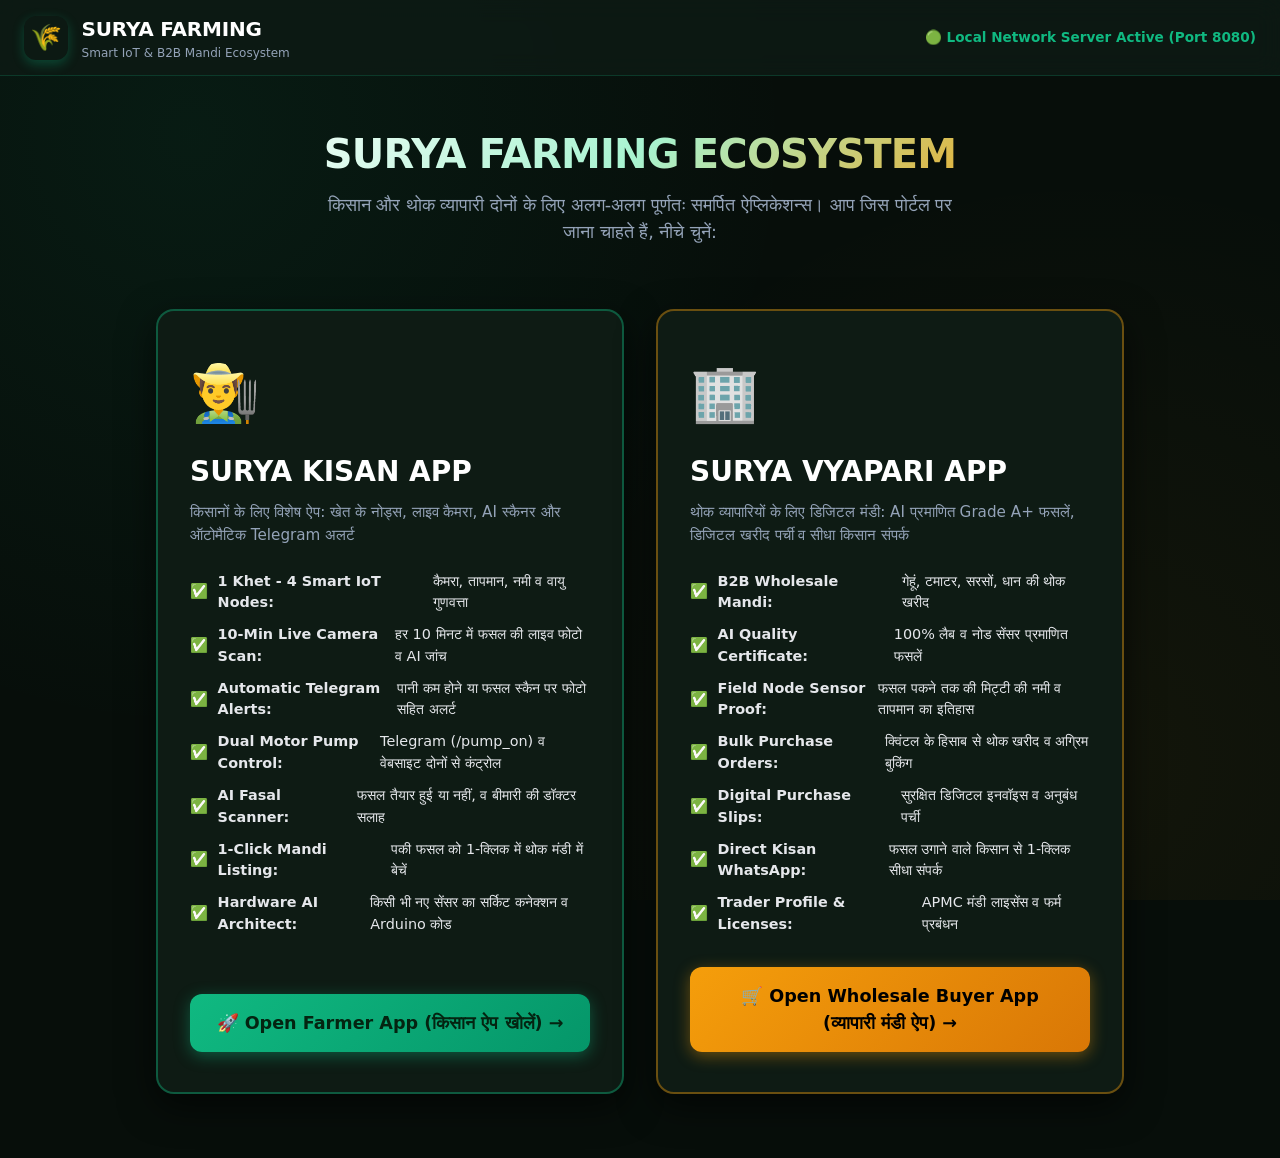
<file: index.html>
<!DOCTYPE html>
<html lang="hi">
<head>
  <meta charset="UTF-8">
  <meta name="viewport" content="width=device-width, initial-scale=1.0, maximum-scale=1.0, user-scalable=no">
  <title>SURYA FARMING (सूर्य फार्मिंग) - Smart Agricultural Ecosystem</title>
  <meta name="description" content="किसान और थोक व्यापारियों के लिए अलग-अलग स्मार्ट ऐप्स">
  <link rel="stylesheet" href="css/styles.css">
  <link rel="manifest" href="manifest.json">
  <link rel="icon" type="image/png" href="icons/portal-192.png">
  <link rel="apple-touch-icon" href="icons/portal-192.png">
  <meta name="theme-color" content="#10b981">
  <meta name="mobile-web-app-capable" content="yes">
  <meta name="apple-mobile-web-app-capable" content="yes">
  <style>
    .portal-hero {
      text-align: center;
      padding: 3rem 1rem 2rem 1rem;
      max-width: 900px;
      margin: 0 auto;
    }
    .portal-hero h1 {
      font-size: 2.5rem;
      font-weight: 900;
      letter-spacing: -0.02em;
      background: linear-gradient(135deg, #ffffff, #a7f3d0, #f59e0b);
      -webkit-background-clip: text;
      -webkit-text-fill-color: transparent;
      margin-bottom: 0.5rem;
    }
    .portal-hero p {
      font-size: 1.1rem;
      color: var(--text-secondary);
      max-width: 650px;
      margin: 0 auto 2rem auto;
    }
    .portal-apps-grid {
      display: grid;
      grid-template-columns: repeat(auto-fit, minmax(360px, 1fr));
      gap: 2rem;
      max-width: 1000px;
      margin: 0 auto;
      padding: 0 1rem 4rem 1rem;
    }
    .portal-app-card {
      background: var(--bg-surface);
      border-radius: var(--radius-lg);
      padding: 2.5rem 2rem;
      display: flex;
      flex-direction: column;
      position: relative;
      overflow: hidden;
      box-shadow: var(--shadow-lg);
      transition: transform 0.3s ease, border-color 0.3s ease, box-shadow 0.3s ease;
    }
    .card-farmer {
      border: 2px solid rgba(16, 185, 129, 0.4);
    }
    .card-farmer:hover {
      transform: translateY(-6px);
      border-color: var(--accent-emerald);
      box-shadow: 0 12px 36px rgba(16, 185, 129, 0.3);
    }
    .card-buyer {
      border: 2px solid rgba(245, 158, 11, 0.4);
    }
    .card-buyer:hover {
      transform: translateY(-6px);
      border-color: var(--accent-gold);
      box-shadow: 0 12px 36px rgba(245, 158, 11, 0.3);
    }
    .portal-icon {
      font-size: 3.5rem;
      margin-bottom: 1rem;
    }
    .portal-title {
      font-size: 1.75rem;
      font-weight: 900;
      color: #ffffff;
      margin-bottom: 0.5rem;
    }
    .portal-tagline {
      font-size: 0.95rem;
      color: var(--text-secondary);
      margin-bottom: 1.5rem;
      line-height: 1.5;
    }
    .portal-feature-list {
      list-style: none;
      margin-bottom: 2rem;
      display: flex;
      flex-direction: column;
      gap: 0.65rem;
      font-size: 0.9rem;
      color: #e5e7eb;
    }
    .portal-feature-list li {
      display: flex;
      align-items: center;
      gap: 0.6rem;
    }
    .btn-portal-launch {
      margin-top: auto;
      display: block;
      text-align: center;
      padding: 1rem 1.5rem;
      border-radius: var(--radius-md);
      font-size: 1.1rem;
      font-weight: 800;
      text-decoration: none;
      transition: all 0.2s;
    }
    .btn-farmer-launch {
      background: linear-gradient(135deg, #10b981, #059669);
      color: #042411;
      box-shadow: 0 4px 16px rgba(16, 185, 129, 0.4);
    }
    .btn-farmer-launch:hover {
      background: #34d399;
      transform: scale(1.02);
    }
    .btn-buyer-launch {
      background: linear-gradient(135deg, #f59e0b, #d97706);
      color: #000000;
      box-shadow: 0 4px 16px rgba(245, 158, 11, 0.4);
    }
    .btn-buyer-launch:hover {
      background: #fbbf24;
      transform: scale(1.02);
    }
  </style>
</head>
<body>

  <!-- Top Simple Bar -->
  <header class="app-header">
    <div class="brand-group">
      <div class="brand-logo-icon">🌾</div>
      <div class="brand-text">
        <h1>SURYA FARMING</h1>
        <div class="brand-subtitle">Smart IoT & B2B Mandi Ecosystem</div>
      </div>
    </div>
    <div style="font-size: 0.85rem; color: var(--accent-emerald); font-weight: 700;">
      🟢 Local Network Server Active (Port 8080)
    </div>
  </header>

  <!-- Hero Launchpad -->
  <div class="portal-hero">
    <h1>SURYA FARMING ECOSYSTEM</h1>
    <p>किसान और थोक व्यापारी दोनों के लिए अलग-अलग पूर्णतः समर्पित ऐप्लिकेशन्स। आप जिस पोर्टल पर जाना चाहते हैं, नीचे चुनें:</p>
  </div>

  <!-- Apps Grid -->
  <div class="portal-apps-grid">

    <!-- 1. FARMER APP -->
    <div class="portal-app-card card-farmer">
      <div class="portal-icon">👨‍🌾</div>
      <h2 class="portal-title">SURYA KISAN APP</h2>
      <div class="portal-tagline">
        किसानों के लिए विशेष ऐप: खेत के नोड्स, लाइव कैमरा, AI स्कैनर और ऑटोमैटिक Telegram अलर्ट
      </div>

      <ul class="portal-feature-list">
        <li>✅ <strong>1 Khet - 4 Smart IoT Nodes:</strong> कैमरा, तापमान, नमी व वायु गुणवत्ता</li>
        <li>✅ <strong>10-Min Live Camera Scan:</strong> हर 10 मिनट में फसल की लाइव फोटो व AI जांच</li>
        <li>✅ <strong>Automatic Telegram Alerts:</strong> पानी कम होने या फसल स्कैन पर फोटो सहित अलर्ट</li>
        <li>✅ <strong>Dual Motor Pump Control:</strong> Telegram (/pump_on) व वेबसाइट दोनों से कंट्रोल</li>
        <li>✅ <strong>AI Fasal Scanner:</strong> फसल तैयार हुई या नहीं, व बीमारी की डॉक्टर सलाह</li>
        <li>✅ <strong>1-Click Mandi Listing:</strong> पकी फसल को 1-क्लिक में थोक मंडी में बेचें</li>
        <li>✅ <strong>Hardware AI Architect:</strong> किसी भी नए सेंसर का सर्किट कनेक्शन व Arduino कोड</li>
      </ul>

      <a href="farmer.html" class="btn-portal-launch btn-farmer-launch">
        🚀 Open Farmer App (किसान ऐप खोलें) →
      </a>
    </div>

    <!-- 2. WHOLESALE BUYER APP -->
    <div class="portal-app-card card-buyer">
      <div class="portal-icon">🏢</div>
      <h2 class="portal-title">SURYA VYAPARI APP</h2>
      <div class="portal-tagline">
        थोक व्यापारियों के लिए डिजिटल मंडी: AI प्रमाणित Grade A+ फसलें, डिजिटल खरीद पर्ची व सीधा किसान संपर्क
      </div>

      <ul class="portal-feature-list">
        <li>✅ <strong>B2B Wholesale Mandi:</strong> गेहूं, टमाटर, सरसों, धान की थोक खरीद</li>
        <li>✅ <strong>AI Quality Certificate:</strong> 100% लैब व नोड सेंसर प्रमाणित फसलें</li>
        <li>✅ <strong>Field Node Sensor Proof:</strong> फसल पकने तक की मिट्टी की नमी व तापमान का इतिहास</li>
        <li>✅ <strong>Bulk Purchase Orders:</strong> क्विंटल के हिसाब से थोक खरीद व अग्रिम बुकिंग</li>
        <li>✅ <strong>Digital Purchase Slips:</strong> सुरक्षित डिजिटल इनवॉइस व अनुबंध पर्ची</li>
        <li>✅ <strong>Direct Kisan WhatsApp:</strong> फसल उगाने वाले किसान से 1-क्लिक सीधा संपर्क</li>
        <li>✅ <strong>Trader Profile & Licenses:</strong> APMC मंडी लाइसेंस व फर्म प्रबंधन</li>
      </ul>

      <a href="buyer.html" class="btn-portal-launch btn-buyer-launch">
        🛒 Open Wholesale Buyer App (व्यापारी मंडी ऐप) →
      </a>
    </div>

  </div>

  <script src="js/pwaInstaller.js"></script>
</body>
</html>
</file>
<file: css/styles.css>
:root {
  --bg-dark: #070e0a;
  --bg-surface: #0e1b14;
  --bg-surface-elevated: #15271d;
  --border-subtle: rgba(16, 185, 129, 0.2);
  --border-glow: rgba(16, 185, 129, 0.4);
  --accent-emerald: #10b981;
  --accent-emerald-dark: #059669;
  --accent-gold: #f59e0b;
  --accent-gold-dark: #d97706;
  --accent-cyan: #06b6d4;
  --accent-danger: #ef4444;
  --text-primary: #f8fafc;
  --text-secondary: #94a3b8;
  --text-muted: #64748b;
  --radius-sm: 6px;
  --radius-md: 12px;
  --radius-lg: 18px;
  --radius-full: 9999px;
  --shadow-sm: 0 2px 8px rgba(0, 0, 0, 0.3);
  --shadow-md: 0 6px 18px rgba(0, 0, 0, 0.45);
  --shadow-lg: 0 12px 36px rgba(0, 0, 0, 0.6);
  --font-family: 'Segoe UI', system-ui, -apple-system, sans-serif;
}

* {
  margin: 0;
  padding: 0;
  box-sizing: border-box;
}

body {
  background-color: var(--bg-dark);
  color: var(--text-primary);
  font-family: var(--font-family);
  min-height: 100vh;
  line-height: 1.5;
  background-image: 
    radial-gradient(circle at 15% 15%, rgba(16, 185, 129, 0.08) 0%, transparent 45%),
    radial-gradient(circle at 85% 85%, rgba(245, 158, 11, 0.05) 0%, transparent 45%);
  background-attachment: fixed;
}

/* Header */
.app-header {
  background: rgba(14, 27, 20, 0.85);
  backdrop-filter: blur(12px);
  border-bottom: 1px solid var(--border-subtle);
  padding: 0.85rem 1.5rem;
  display: flex;
  align-items: center;
  justify-content: space-between;
  position: sticky;
  top: 0;
  z-index: 100;
  gap: 1rem;
}

.brand-group {
  display: flex;
  align-items: center;
  gap: 0.85rem;
}

.brand-logo-icon {
  width: 44px;
  height: 44px;
  border-radius: var(--radius-md);
  display: flex;
  align-items: center;
  justify-content: center;
  font-size: 1.6rem;
  box-shadow: 0 4px 12px rgba(16, 185, 129, 0.3);
}

.brand-text h1 {
  font-size: 1.25rem;
  font-weight: 900;
  letter-spacing: -0.01em;
  color: #ffffff;
}

.brand-subtitle {
  font-size: 0.75rem;
  color: var(--text-secondary);
}

.header-center {
  display: flex;
  align-items: center;
}

.role-badge-pill {
  padding: 0.35rem 0.9rem;
  border-radius: var(--radius-full);
  font-size: 0.82rem;
  font-weight: 700;
}

.pill-farmer {
  background: rgba(16, 185, 129, 0.15);
  border: 1px solid var(--accent-emerald);
  color: #34d399;
}

.pill-trader {
  background: rgba(245, 158, 11, 0.15);
  border: 1px solid var(--accent-gold);
  color: #fbbf24;
}

.header-actions {
  display: flex;
  align-items: center;
  gap: 0.75rem;
}

.btn-icon-header {
  background: var(--bg-surface-elevated);
  border: 1px solid var(--border-subtle);
  color: #ffffff;
  width: 40px;
  height: 40px;
  border-radius: var(--radius-md);
  display: flex;
  align-items: center;
  justify-content: center;
  font-size: 1.2rem;
  cursor: pointer;
  position: relative;
  transition: all 0.2s;
}

.btn-icon-header:hover {
  border-color: var(--accent-emerald);
  transform: translateY(-2px);
}

.badge-counter {
  position: absolute;
  top: -4px;
  right: -4px;
  background: var(--accent-danger);
  color: #ffffff;
  font-size: 0.7rem;
  font-weight: 800;
  padding: 0.15rem 0.4rem;
  border-radius: 999px;
}

/* Nav Tabs Bar */
.nav-tabs-bar {
  background: var(--bg-surface);
  border-bottom: 1px solid var(--border-subtle);
  display: flex;
  gap: 0.5rem;
  padding: 0.5rem 1.5rem;
  overflow-x: auto;
  scrollbar-width: none;
}

.nav-tabs-bar::-webkit-scrollbar {
  display: none;
}

.nav-tab-btn {
  background: transparent;
  border: none;
  color: var(--text-secondary);
  font-weight: 700;
  font-size: 0.9rem;
  padding: 0.65rem 1.1rem;
  border-radius: var(--radius-md);
  cursor: pointer;
  display: flex;
  align-items: center;
  gap: 0.5rem;
  white-space: nowrap;
  transition: all 0.2s;
}

.nav-tab-btn:hover {
  color: #ffffff;
  background: rgba(255, 255, 255, 0.05);
}

.nav-tab-btn.active {
  background: rgba(16, 185, 129, 0.18);
  color: #34d399;
  border: 1px solid var(--accent-emerald);
}

.role-trader .nav-tab-btn.active {
  background: rgba(245, 158, 11, 0.18);
  color: #fbbf24;
  border: 1px solid var(--accent-gold);
}

/* Main Content */
.app-main-content {
  max-width: 1280px;
  margin: 0 auto;
  padding: 1.75rem 1.5rem 4rem 1.5rem;
}

.app-section {
  display: none;
}

.app-section.active-section {
  display: block;
  animation: fadeIn 0.25s ease-in-out;
}

@keyframes fadeIn {
  from { opacity: 0; transform: translateY(6px); }
  to { opacity: 1; transform: translateY(0); }
}

.section-hero {
  display: flex;
  justify-content: space-between;
  align-items: center;
  flex-wrap: wrap;
  gap: 1rem;
  margin-bottom: 1.5rem;
}

.section-hero-title h2 {
  font-size: 1.6rem;
  font-weight: 900;
  color: #ffffff;
  margin-bottom: 0.25rem;
}

.section-hero-title p {
  color: var(--text-secondary);
  font-size: 0.9rem;
}

/* Buttons */
.btn-primary-scan, .btn-list-mandi, .btn-submit-modal {
  background: linear-gradient(135deg, var(--accent-emerald), var(--accent-emerald-dark));
  color: #042411;
  font-weight: 800;
  border: none;
  padding: 0.65rem 1.25rem;
  border-radius: var(--radius-md);
  cursor: pointer;
  display: inline-flex;
  align-items: center;
  justify-content: center;
  gap: 0.5rem;
  font-size: 0.95rem;
  box-shadow: 0 4px 14px rgba(16, 185, 129, 0.3);
  transition: all 0.2s;
  text-decoration: none;
}

.btn-primary-scan:hover, .btn-list-mandi:hover, .btn-submit-modal:hover {
  transform: translateY(-2px);
  box-shadow: 0 6px 18px rgba(16, 185, 129, 0.45);
}

.btn-secondary-upload {
  background: var(--bg-surface-elevated);
  border: 1px solid var(--border-subtle);
  color: #ffffff;
  font-weight: 700;
  padding: 0.65rem 1.25rem;
  border-radius: var(--radius-md);
  cursor: pointer;
  display: inline-flex;
  align-items: center;
  justify-content: center;
  gap: 0.5rem;
  font-size: 0.95rem;
  transition: all 0.2s;
  text-decoration: none;
}

.btn-secondary-upload:hover {
  border-color: var(--accent-emerald);
  transform: translateY(-2px);
}

.btn-scan-again {
  background: transparent;
  border: 1px solid var(--border-subtle);
  color: var(--text-secondary);
  padding: 0.6rem 1.1rem;
  border-radius: var(--radius-md);
  cursor: pointer;
  font-weight: 700;
  transition: all 0.2s;
}

.btn-scan-again:hover {
  color: #ffffff;
  border-color: #ffffff;
}

/* Node Cards Grid */
.nodes-grid {
  display: grid;
  grid-template-columns: repeat(auto-fit, minmax(290px, 1fr));
  gap: 1.25rem;
}

.node-card {
  background: var(--bg-surface);
  border: 1px solid var(--border-subtle);
  border-radius: var(--radius-lg);
  padding: 1.25rem;
  display: flex;
  flex-direction: column;
  transition: all 0.3s;
  position: relative;
  overflow: hidden;
}

.node-card:hover {
  border-color: var(--accent-emerald);
  box-shadow: 0 8px 24px rgba(16, 185, 129, 0.2);
  transform: translateY(-3px);
}

.node-card-header {
  display: flex;
  align-items: center;
  justify-content: space-between;
  margin-bottom: 0.75rem;
}

.node-title-group {
  display: flex;
  align-items: center;
  gap: 0.6rem;
}

.node-icon {
  font-size: 1.5rem;
}

.node-name {
  font-weight: 800;
  font-size: 1rem;
  color: #ffffff;
}

.node-board-pill {
  font-size: 0.7rem;
  color: var(--accent-cyan);
  background: rgba(6, 182, 212, 0.1);
  padding: 0.15rem 0.45rem;
  border-radius: 999px;
  border: 1px solid rgba(6, 182, 212, 0.2);
}

.node-metric-box {
  background: var(--bg-surface-elevated);
  border-radius: var(--radius-md);
  padding: 1rem;
  margin: 0.75rem 0;
  border: 1px solid rgba(255, 255, 255, 0.05);
}

.node-metric-label {
  font-size: 0.75rem;
  color: var(--text-secondary);
  margin-bottom: 0.25rem;
}

.node-metric-val {
  font-size: 1.75rem;
  font-weight: 900;
  color: #ffffff;
}

.node-meta-row {
  display: flex;
  justify-content: space-between;
  font-size: 0.78rem;
  color: var(--text-muted);
  margin-top: auto;
  padding-top: 0.75rem;
  border-top: 1px solid rgba(255, 255, 255, 0.05);
}

.btn-pump {
  border: none;
  font-weight: 800;
  font-size: 0.85rem;
  padding: 0.5rem 1rem;
  border-radius: var(--radius-md);
  cursor: pointer;
  display: flex;
  align-items: center;
  gap: 0.4rem;
  transition: all 0.2s;
}

.btn-pump-on {
  background: #10b981;
  color: #042411;
  box-shadow: 0 0 16px rgba(16, 185, 129, 0.5);
}

.btn-pump-off {
  background: rgba(239, 68, 68, 0.2);
  border: 1px solid var(--accent-danger);
  color: #fca5a5;
}

/* AI Scanner UI */
.scanner-container-card {
  background: var(--bg-surface);
  border: 1px solid var(--border-subtle);
  border-radius: var(--radius-lg);
  padding: 1.5rem;
}

.scanner-viewport-wrapper {
  position: relative;
  width: 100%;
  max-width: 600px;
  height: 380px;
  margin: 0 auto 1.5rem auto;
  border-radius: var(--radius-lg);
  overflow: hidden;
  background: #020704;
  border: 2px dashed rgba(16, 185, 129, 0.4);
  display: flex;
  align-items: center;
  justify-content: center;
}

#camera-viewfinder {
  width: 100%;
  height: 100%;
  object-fit: cover;
  display: none;
}

#scanned-preview-container {
  width: 100%;
  height: 100%;
  display: none;
}

#scanned-preview-img {
  width: 100%;
  height: 100%;
  object-fit: cover;
}

.camera-placeholder-content {
  text-align: center;
  padding: 2rem;
  max-width: 420px;
}

.placeholder-icon {
  font-size: 3.5rem;
  margin-bottom: 0.75rem;
}

.placeholder-title {
  font-size: 1.25rem;
  font-weight: 800;
  color: #ffffff;
  margin-bottom: 0.5rem;
}

.placeholder-desc {
  font-size: 0.85rem;
  color: var(--text-secondary);
  margin-bottom: 1.25rem;
}

/* HUD Overlay */
.scanner-hud-overlay {
  position: absolute;
  inset: 0;
  pointer-events: none;
  display: none;
}

.reticle-box {
  position: absolute;
  inset: 15%;
  border: 1px dashed rgba(16, 185, 129, 0.3);
}

.reticle-corner {
  position: absolute;
  width: 24px;
  height: 24px;
  border-color: var(--accent-emerald);
}

.top-left { top: -2px; left: -2px; border-top: 3px solid var(--accent-emerald); border-left: 3px solid var(--accent-emerald); }
.top-right { top: -2px; right: -2px; border-top: 3px solid var(--accent-emerald); border-right: 3px solid var(--accent-emerald); }
.bottom-left { bottom: -2px; left: -2px; border-bottom: 3px solid var(--accent-emerald); border-left: 3px solid var(--accent-emerald); }
.bottom-right { bottom: -2px; right: -2px; border-bottom: 3px solid var(--accent-emerald); border-right: 3px solid var(--accent-emerald); }

.laser-scanner-line {
  position: absolute;
  left: 0;
  right: 0;
  height: 2px;
  background: linear-gradient(90deg, transparent, #10b981, transparent);
  box-shadow: 0 0 12px #10b981;
  animation: scanMove 2.5s infinite linear;
}

@keyframes scanMove {
  0% { top: 0%; }
  50% { top: 100%; }
  100% { top: 0%; }
}

.scanner-actions-bar {
  display: flex;
  justify-content: center;
  gap: 1rem;
  margin-bottom: 1.5rem;
}

/* Presets Grid */
.presets-section {
  margin-top: 1.5rem;
}

.presets-heading {
  font-size: 0.9rem;
  font-weight: 700;
  color: var(--accent-gold);
  margin-bottom: 0.75rem;
}

.presets-grid {
  display: grid;
  grid-template-columns: repeat(auto-fit, minmax(170px, 1fr));
  gap: 0.75rem;
}

.preset-card-btn {
  background: var(--bg-surface-elevated);
  border: 1px solid var(--border-subtle);
  border-radius: var(--radius-md);
  padding: 0.75rem;
  text-align: left;
  cursor: pointer;
  transition: all 0.2s;
  color: #ffffff;
}

.preset-card-btn:hover {
  border-color: var(--accent-emerald);
  transform: translateY(-2px);
}

/* AI Neural Scan Overlay */
#ai-scanning-overlay {
  display: none;
  background: rgba(7, 14, 10, 0.9);
  border: 1px solid var(--accent-emerald);
  border-radius: var(--radius-md);
  padding: 1.75rem;
  text-align: center;
  margin: 1.5rem 0;
}

.ai-spinner {
  width: 44px;
  height: 44px;
  border: 3px solid rgba(16, 185, 129, 0.2);
  border-top-color: var(--accent-emerald);
  border-radius: 50%;
  animation: spin 0.8s linear infinite;
  margin: 0 auto 1rem auto;
}

@keyframes spin {
  to { transform: rotate(360deg); }
}

/* Report Card */
.diagnostic-report-card {
  background: var(--bg-surface-elevated);
  border: 1px solid var(--border-glow);
  border-radius: var(--radius-lg);
  padding: 1.5rem;
  margin-top: 1.5rem;
  box-shadow: 0 8px 30px rgba(0, 0, 0, 0.4);
}

.report-header {
  display: flex;
  justify-content: space-between;
  align-items: center;
  border-bottom: 1px solid rgba(255, 255, 255, 0.1);
  padding-bottom: 1rem;
  margin-bottom: 1.25rem;
  flex-wrap: wrap;
  gap: 0.75rem;
}

.report-badge-grade {
  background: linear-gradient(135deg, #f59e0b, #d97706);
  color: #000;
  font-weight: 900;
  padding: 0.35rem 0.85rem;
  border-radius: var(--radius-full);
  font-size: 0.9rem;
}

.report-grid {
  display: grid;
  grid-template-columns: repeat(auto-fit, minmax(260px, 1fr));
  gap: 1.25rem;
  margin-bottom: 1.5rem;
}

/* Mandi Produce Grid */
.mandi-controls-bar {
  display: flex;
  justify-content: space-between;
  align-items: center;
  flex-wrap: wrap;
  gap: 1rem;
  margin-bottom: 1.5rem;
  background: var(--bg-surface);
  padding: 0.85rem 1.25rem;
  border-radius: var(--radius-md);
  border: 1px solid var(--border-subtle);
}

.mandi-filters-group {
  display: flex;
  gap: 0.5rem;
  flex-wrap: wrap;
}

.mandi-filter-btn {
  background: transparent;
  border: 1px solid var(--border-subtle);
  color: var(--text-secondary);
  font-size: 0.85rem;
  font-weight: 700;
  padding: 0.4rem 0.85rem;
  border-radius: var(--radius-full);
  cursor: pointer;
  transition: all 0.2s;
}

.mandi-filter-btn:hover {
  color: #ffffff;
  border-color: #ffffff;
}

.mandi-filter-btn.active {
  background: var(--accent-emerald);
  color: #042411;
  border-color: var(--accent-emerald);
}

.role-trader .mandi-filter-btn.active {
  background: var(--accent-gold);
  color: #000000;
  border-color: var(--accent-gold);
}

.mandi-input, .mandi-select, .form-input, .form-select, .form-textarea {
  background: var(--bg-surface-elevated);
  border: 1px solid var(--border-subtle);
  color: #ffffff;
  padding: 0.55rem 0.9rem;
  border-radius: var(--radius-md);
  font-size: 0.88rem;
  outline: none;
  font-family: inherit;
  transition: border-color 0.2s;
}

.mandi-input:focus, .form-input:focus, .form-select:focus, .form-textarea:focus {
  border-color: var(--accent-emerald);
}

.mandi-grid {
  display: grid;
  grid-template-columns: repeat(auto-fit, minmax(310px, 1fr));
  gap: 1.5rem;
}

.mandi-card {
  background: var(--bg-surface);
  border: 1px solid var(--border-subtle);
  border-radius: var(--radius-lg);
  overflow: hidden;
  display: flex;
  flex-direction: column;
  transition: all 0.3s;
  box-shadow: var(--shadow-md);
}

.mandi-card:hover {
  transform: translateY(-4px);
  border-color: var(--accent-gold);
  box-shadow: var(--shadow-lg);
}

.mandi-card-img-wrap {
  width: 100%;
  height: 190px;
  position: relative;
  background: #000;
}

.mandi-card-img {
  width: 100%;
  height: 100%;
  object-fit: cover;
}

.mandi-badge-grade {
  position: absolute;
  top: 12px;
  right: 12px;
  background: var(--accent-gold);
  color: #000;
  font-weight: 900;
  font-size: 0.78rem;
  padding: 0.25rem 0.65rem;
  border-radius: var(--radius-full);
}

.mandi-card-body {
  padding: 1.25rem;
  display: flex;
  flex-direction: column;
  flex: 1;
}

.mandi-card-title {
  font-size: 1.2rem;
  font-weight: 800;
  color: #ffffff;
  margin-bottom: 0.4rem;
}

.mandi-price-tag {
  font-size: 1.45rem;
  font-weight: 900;
  color: var(--accent-gold);
  margin-bottom: 0.75rem;
}

.mandi-card-specs {
  display: flex;
  flex-direction: column;
  gap: 0.4rem;
  font-size: 0.82rem;
  color: var(--text-secondary);
  margin-bottom: 1.25rem;
}

.mandi-card-actions {
  display: flex;
  gap: 0.65rem;
  margin-top: auto;
}

/* Modals */
.modal-overlay {
  display: none;
  position: fixed;
  inset: 0;
  background: rgba(0, 0, 0, 0.75);
  backdrop-filter: blur(8px);
  z-index: 999;
  align-items: center;
  justify-content: center;
  padding: 1rem;
}

.modal-card {
  background: var(--bg-surface);
  border: 1px solid var(--border-glow);
  border-radius: var(--radius-lg);
  width: 100%;
  max-width: 580px;
  max-height: 90vh;
  overflow-y: auto;
  padding: 1.75rem;
  position: relative;
  box-shadow: 0 16px 48px rgba(0, 0, 0, 0.7);
  animation: modalScale 0.2s ease-out;
}

@keyframes modalScale {
  from { transform: scale(0.94); opacity: 0; }
  to { transform: scale(1); opacity: 1; }
}

.modal-header {
  display: flex;
  align-items: center;
  justify-content: space-between;
  margin-bottom: 1.25rem;
  padding-bottom: 0.75rem;
  border-bottom: 1px solid rgba(255, 255, 255, 0.08);
}

.modal-title {
  font-size: 1.25rem;
  font-weight: 800;
  color: #ffffff;
}

.btn-close-modal {
  background: transparent;
  border: none;
  color: var(--text-secondary);
  font-size: 1.4rem;
  cursor: pointer;
  line-height: 1;
}

.btn-close-modal:hover {
  color: #ffffff;
}

.form-group {
  margin-bottom: 1rem;
}

.form-row {
  display: grid;
  grid-template-columns: 1fr 1fr;
  gap: 1rem;
}

.form-label {
  display: block;
  font-size: 0.82rem;
  font-weight: 700;
  color: var(--text-secondary);
  margin-bottom: 0.35rem;
}

.form-input, .form-select, .form-textarea {
  width: 100%;
}

/* Invoices & Slips */
.invoice-box {
  background: var(--bg-surface);
  border: 1px solid var(--border-subtle);
  border-radius: var(--radius-lg);
  padding: 1.5rem;
}

.invoice-header {
  display: flex;
  justify-content: space-between;
  align-items: center;
  border-bottom: 1px dashed rgba(255, 255, 255, 0.15);
  padding-bottom: 0.85rem;
  margin-bottom: 1rem;
}

.inv-logo {
  font-weight: 900;
  font-size: 1.15rem;
  color: var(--accent-gold);
}

.inv-grid {
  display: grid;
  grid-template-columns: 1fr 1fr;
  gap: 1rem;
  margin-bottom: 1.25rem;
  font-size: 0.85rem;
  line-height: 1.6;
}

.inv-actions {
  display: flex;
  gap: 0.75rem;
  flex-wrap: wrap;
}

.btn-whatsapp-invoice {
  background: #25d366;
  color: #000000;
  font-weight: 800;
  padding: 0.5rem 1rem;
  border-radius: var(--radius-md);
  text-decoration: none;
  display: inline-flex;
  align-items: center;
  gap: 0.4rem;
  font-size: 0.85rem;
}

.btn-cert-inspect {
  background: var(--bg-surface-elevated);
  border: 1px solid var(--accent-gold);
  color: #fbbf24;
  font-weight: 700;
  padding: 0.5rem 1rem;
  border-radius: var(--radius-md);
  cursor: pointer;
  font-size: 0.85rem;
}

/* Status Badges */
.badge-status-ready {
  background: rgba(16, 185, 129, 0.15);
  border: 1px solid var(--accent-emerald);
  color: #34d399;
  font-size: 0.75rem;
  font-weight: 800;
  padding: 0.2rem 0.6rem;
  border-radius: var(--radius-full);
}

/* Toast Notifications */
#toast-container {
  position: fixed;
  bottom: 24px;
  right: 24px;
  display: flex;
  flex-direction: column;
  gap: 0.75rem;
  z-index: 9999;
  max-width: 380px;
}

.toast {
  background: #0f2418;
  border: 1px solid var(--accent-emerald);
  border-radius: var(--radius-md);
  padding: 0.9rem 1.1rem;
  box-shadow: 0 8px 24px rgba(0, 0, 0, 0.6);
  color: #ffffff;
  display: flex;
  align-items: flex-start;
  gap: 0.75rem;
  animation: slideIn 0.3s ease-out;
}

@keyframes slideIn {
  from { transform: translateX(100%); opacity: 0; }
  to { transform: translateX(0); opacity: 1; }
}

/* Side Notification Drawer */
.notif-drawer-panel {
  position: fixed;
  top: 0;
  right: 0;
  width: 360px;
  height: 100vh;
  background: var(--bg-surface);
  border-left: 1px solid var(--border-glow);
  z-index: 1000;
  transform: translateX(100%);
  transition: transform 0.3s cubic-bezier(0.16, 1, 0.3, 1);
  display: flex;
  flex-direction: column;
}

.notif-drawer-panel.open {
  transform: translateX(0);
}

.drawer-header {
  padding: 1.25rem;
  border-bottom: 1px solid rgba(255, 255, 255, 0.08);
  display: flex;
  justify-content: space-between;
  align-items: center;
}

.drawer-title {
  font-weight: 800;
  font-size: 1.1rem;
}

.drawer-body {
  padding: 1.25rem;
  overflow-y: auto;
  flex: 1;
}

/* Responsive */
@media (max-width: 768px) {
  .app-header {
    padding: 0.75rem 1rem;
  }
  .form-row {
    grid-template-columns: 1fr;
  }
  .inv-grid {
    grid-template-columns: 1fr;
  }
}
</file>
